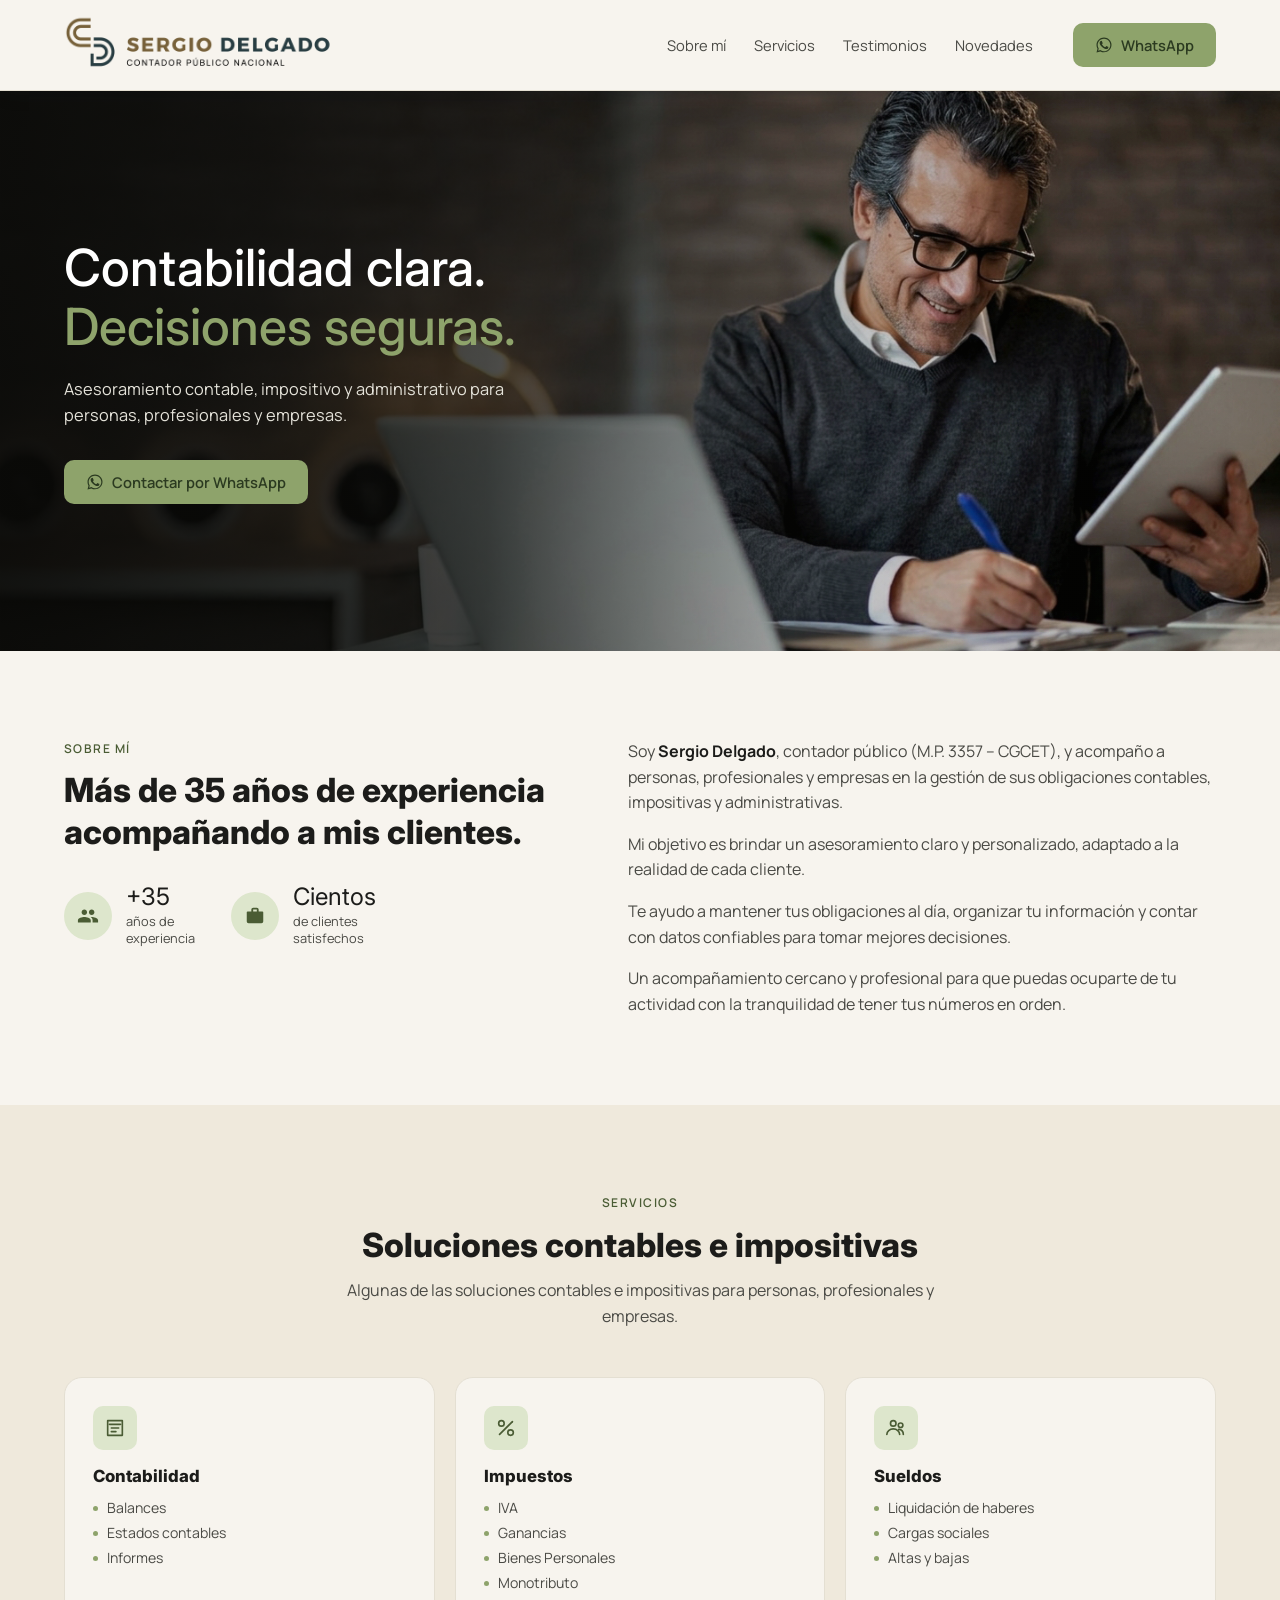
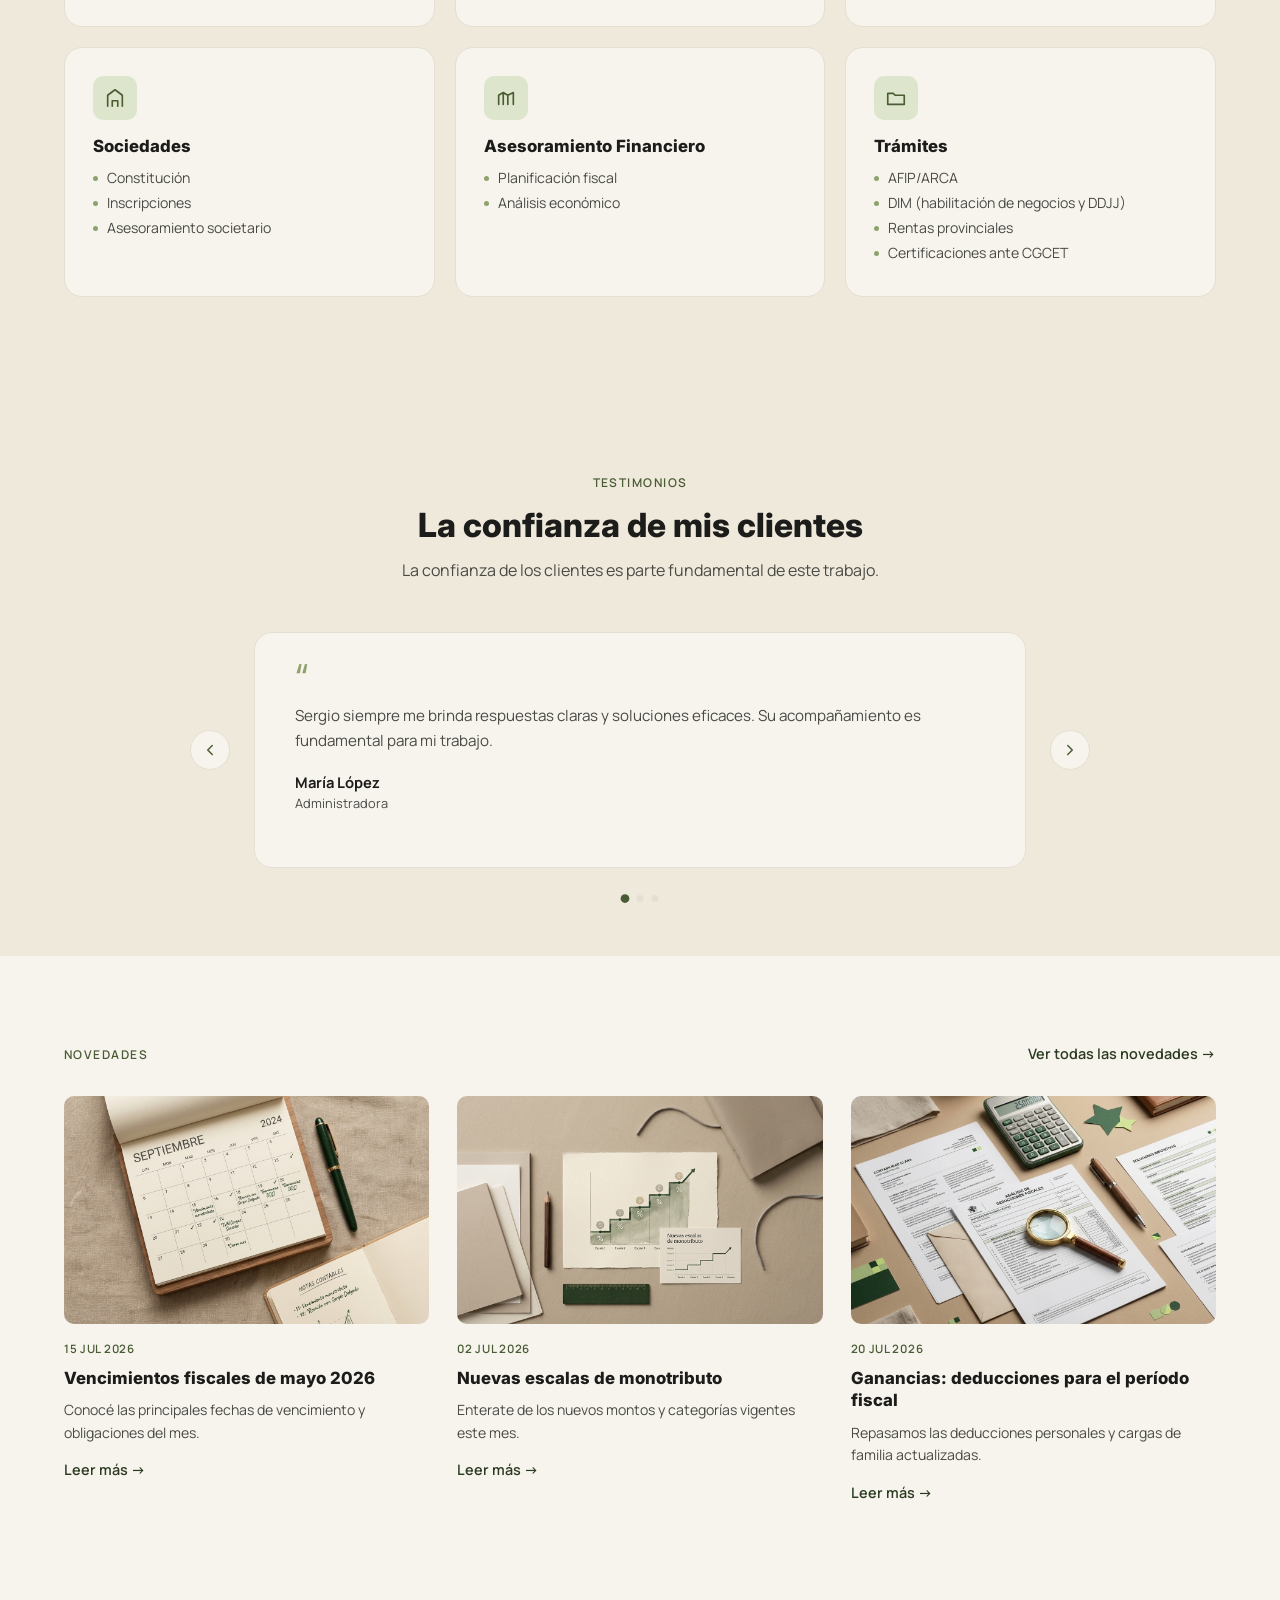
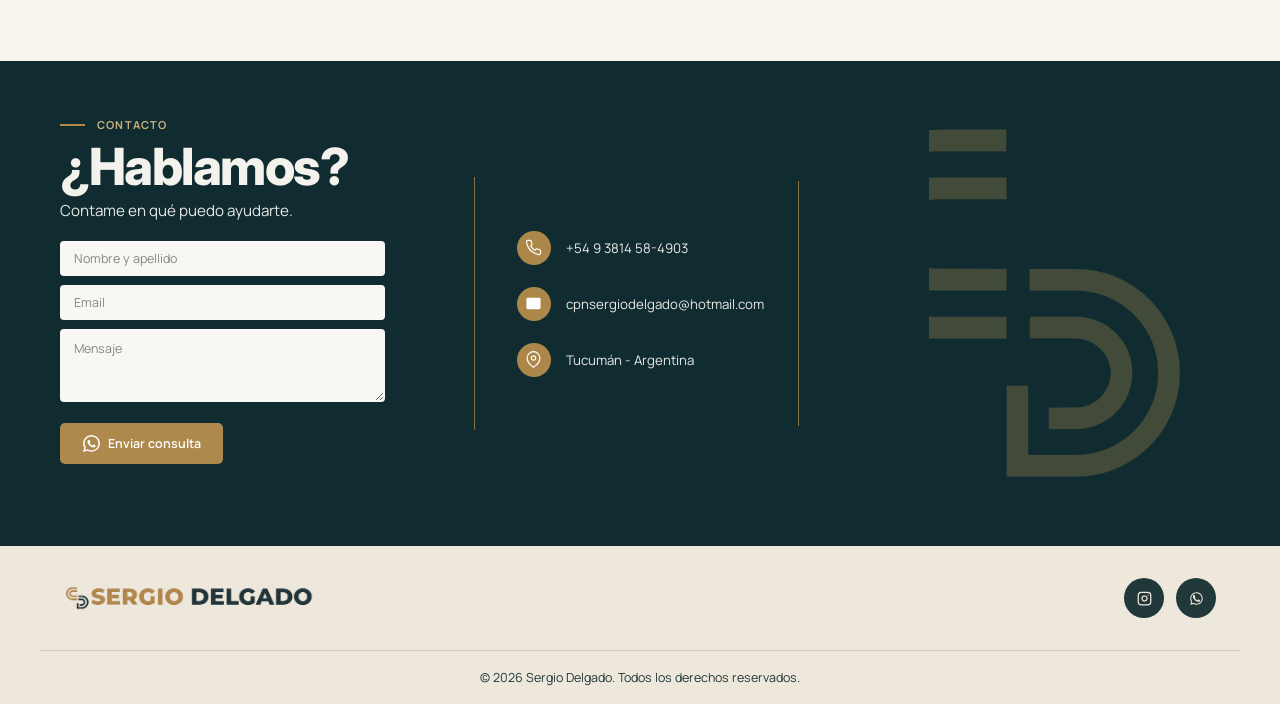
<file: index.html>
<!DOCTYPE html>
<html lang="es">

<head>
  <meta charset="UTF-8">
  <meta name="viewport" content="width=device-width, initial-scale=1.0">
  <title>Sergio Delgado | Contador Público</title>
  <meta name="description"
    content="Asesoramiento contable, impositivo y administrativo para personas, profesionales y empresas. Más de 35 años de experiencia.">
  <link rel="preconnect" href="https://fonts.googleapis.com">
  <link rel="preconnect" href="https://fonts.gstatic.com" crossorigin>

  <link href="https://fonts.googleapis.com/css2?family=Inter:wght@400&family=Manrope:wght@800&display=swap"
    rel="stylesheet">

  <link rel="stylesheet" href="css/styles.css">
</head>

<body>
  <!-- ===================== HEADER ===================== -->
  <!-- ===================== HEADER ===================== -->
  <header class="header">
    <div class="container header__inner">
      <!-- LOGO -->
      <a href="#" class="brand" aria-label="Sergio Delgado - Contador Público">
        <img src="img/SergioDelgado_este.png" alt="Sergio Delgado — Contador Público" class="brand__logo">
      </a>
      <!-- NAVEGACIÓN -->
      <nav class="nav" id="nav">
        <a href="#sobre-mi">Sobre mí</a>
        <a href="#servicios">Servicios</a>
        <a href="#testimonios">Testimonios</a>
        <a href="#novedades">Novedades</a>
      </nav>
      <!-- WHATSAPP DESKTOP -->
      <a class="btn btn--whatsapp"
        href="https://wa.me/5493814584903?text=Hola%20Sergio%2C%20estuve%20viendo%20tu%20p%C3%A1gina%20web%20y%20quisiera%20realizar%20una%20consulta%20sobre%20tus%20servicios%20contables.">
        <svg class="icon" viewBox="0 0 24 24" aria-hidden="true">
          <path
            d="M17.5 14.4c-.3-.1-1.7-.9-2-.9-.3-.1-.5-.1-.7.1-.2.3-.8.9-.9 1.1-.2.2-.3.2-.6.1-.3-.1-1.2-.5-2.3-1.5-.9-.8-1.4-1.7-1.6-2-.2-.3 0-.5.1-.6.1-.1.3-.3.4-.5.1-.2.2-.3.3-.5.1-.2 0-.4 0-.5-.1-.1-.7-1.6-.9-2.2-.2-.6-.5-.5-.7-.5h-.6c-.2 0-.5.1-.8.4-.3.3-1 1-1 2.4s1 2.8 1.2 3c.1.2 2 3.1 4.9 4.3.7.3 1.2.5 1.6.6.7.2 1.3.2 1.8.1.5-.1 1.7-.7 1.9-1.4.2-.7.2-1.2.2-1.4-.1-.1-.3-.2-.6-.3z" />
          <path
            d="M12 2C6.5 2 2 6.5 2 12c0 1.8.5 3.5 1.3 5L2 22l5.2-1.4c1.4.8 3.1 1.2 4.8 1.2 5.5 0 10-4.5 10-10S17.5 2 12 2zm0 18.2c-1.6 0-3.1-.4-4.4-1.2l-.3-.2-3.1.8.8-3-.2-.3C4 14.9 3.6 13.5 3.6 12c0-4.6 3.8-8.4 8.4-8.4s8.4 3.8 8.4 8.4-3.8 8.4-8.4 8.4z" />
        </svg>
        WhatsApp
      </a>
      <!-- MENÚ MOBILE -->
      <button class="nav-toggle" id="navToggle" aria-label="Abrir menú" aria-expanded="false">
        <span></span>
        <span></span>
        <span></span>
      </button>
    </div>
  </header>
  <!-- ===================== HERO ===================== -->
  <section class="hero">
    <div class="hero__media" aria-hidden="true">
      <img src="img/hero-photo.jpg" alt="" onerror="this.style.display='none'">
    </div>
    <div class="hero__scrim"></div>
    <div class="container hero__inner">
      <h1 class="hero__title">
        Contabilidad clara.<br>
        <span class="accent">Decisiones seguras.</span>
      </h1>
      <p class="hero__subtitle">
        Asesoramiento contable, impositivo y administrativo para personas,
        profesionales y empresas.
      </p>
      <a class="btn btn--whatsapp" href="https://wa.me/5493810000000" target="_blank" rel="noopener">
        <svg class="icon" viewBox="0 0 24 24" aria-hidden="true">
          <path
            d="M17.5 14.4c-.3-.1-1.7-.9-2-.9-.3-.1-.5-.1-.7.1-.2.3-.8.9-.9 1.1-.2.2-.3.2-.6.1-.3-.1-1.2-.5-2.3-1.5-.9-.8-1.4-1.7-1.6-2-.2-.3 0-.5.1-.6.1-.1.3-.3.4-.5.1-.2.2-.3.3-.5.1-.2 0-.4 0-.5-.1-.1-.7-1.6-.9-2.2-.2-.6-.5-.5-.7-.5h-.6c-.2 0-.5.1-.8.4-.3.3-1 1-1 2.4s1 2.8 1.2 3c.1.2 2 3.1 4.9 4.3.7.3 1.2.5 1.6.6.7.2 1.3.2 1.8.1.5-.1 1.7-.7 1.9-1.4.2-.7.2-1.2.2-1.4-.1-.1-.3-.2-.6-.3z" />
          <path
            d="M12 2C6.5 2 2 6.5 2 12c0 1.8.5 3.5 1.3 5L2 22l5.2-1.4c1.4.8 3.1 1.2 4.8 1.2 5.5 0 10-4.5 10-10S17.5 2 12 2zm0 18.2c-1.6 0-3.1-.4-4.4-1.2l-.3-.2-3.1.8.8-3-.2-.3C4 14.9 3.6 13.5 3.6 12c0-4.6 3.8-8.4 8.4-8.4s8.4 3.8 8.4 8.4-3.8 8.4-8.4 8.4z" />
        </svg>
        Contactar por WhatsApp
      </a>
    </div>
  </section>

  <!-- ===================== SOBRE MI ===================== -->
  <section class="section about" id="sobre-mi">
    <div class="container about__grid">
      <div class="about__left">
        <p class="eyebrow">Sobre mí</p>
        <h2 class="section-title">Más de 35 años de experiencia acompañando a mis clientes.</h2>

        <div class="stats">
          <div class="stat">
            <div class="stat__icon" aria-hidden="true">
              <svg viewBox="0 0 24 24">
                <path
                  d="M16 11c1.66 0 3-1.34 3-3s-1.34-3-3-3-3 1.34-3 3 1.34 3 3 3zm-8 0c1.66 0 3-1.34 3-3S9.66 5 8 5 5 6.34 5 8s1.34 3 3 3zm0 2c-2.33 0-7 1.17-7 3.5V19h14v-2.5c0-2.33-4.67-3.5-7-3.5zm8 0c-.29 0-.62.02-.97.05 1.16.84 1.97 1.97 1.97 3.45V19h6v-2.5c0-2.33-4.67-3.5-7-3.5z" />
              </svg>
            </div>
            <div>
              <div class="stat__num">+35</div>
              <div class="stat__label">años de<br>experiencia</div>
            </div>
          </div>
          <div class="stat">
            <div class="stat__icon" aria-hidden="true">
              <svg viewBox="0 0 24 24">
                <path
                  d="M20 7h-4V5a2 2 0 0 0-2-2h-4a2 2 0 0 0-2 2v2H4a1 1 0 0 0-1 1v10a2 2 0 0 0 2 2h14a2 2 0 0 0 2-2V8a1 1 0 0 0-1-1zM10 5h4v2h-4V5z" />
              </svg>
            </div>
            <div>
              <div class="stat__num">Cientos</div>
              <div class="stat__label">de clientes<br>satisfechos</div>
            </div>
          </div>
        </div>
      </div>

      <div class="about__right">
        <p>Soy <strong>Sergio Delgado</strong>, contador público (M.P. 3357 – CGCET), y acompaño a personas,
          profesionales y empresas en la gestión de sus obligaciones contables, impositivas y administrativas.</p>
        <p>Mi objetivo es brindar un asesoramiento claro y personalizado, adaptado a la realidad de cada cliente.</p>
        <p>Te ayudo a mantener tus obligaciones al día, organizar tu información y contar con datos confiables para
          tomar mejores decisiones.</p>
        <p>Un acompañamiento cercano y profesional para que puedas ocuparte de tu actividad con la tranquilidad de tener
          tus números en orden.</p>
      </div>
    </div>
  </section>

  <!-- ===================== SERVICIOS ===================== -->
  <section class="section services" id="servicios">
    <div class="container">
      <div class="section-head">
        <p class="eyebrow">Servicios</p>
        <h2 class="section-title">Soluciones contables e impositivas</h2>
        <p class="section-lead">Algunas de las soluciones contables e impositivas para personas, profesionales y
          empresas.</p>
      </div>

      <div class="cards">
        <article class="card">
          <div class="card__icon" aria-hidden="true">
            <svg viewBox="0 0 24 24">
              <path d="M4 4h16v16H4V4zm2 4h12M8 12h8M8 16h5" />
            </svg>
          </div>
          <h3>Contabilidad</h3>
          <ul>
            <li>Balances</li>
            <li>Estados contables</li>
            <li>Informes</li>
          </ul>
        </article>

        <article class="card">
          <div class="card__icon" aria-hidden="true">
            <svg viewBox="0 0 24 24">
              <circle cx="7" cy="7" r="3" />
              <circle cx="17" cy="17" r="3" />
              <path d="M5 19L19 5" />
            </svg>
          </div>
          <h3>Impuestos</h3>
          <ul>
            <li>IVA</li>
            <li>Ganancias</li>
            <li>Bienes Personales</li>
            <li>Monotributo</li>
          </ul>
        </article>

        <article class="card">
          <div class="card__icon" aria-hidden="true">
            <svg viewBox="0 0 24 24">
              <circle cx="9" cy="7" r="3" />
              <circle cx="17" cy="9" r="2.5" />
              <path d="M2 19c0-3.3 3.1-6 7-6s7 2.7 7 6M15 13.5c2.8.2 5 2.4 5 5.5" />
            </svg>
          </div>
          <h3>Sueldos</h3>
          <ul>
            <li>Liquidación de haberes</li>
            <li>Cargas sociales</li>
            <li>Altas y bajas</li>
          </ul>
        </article>

        <article class="card">
          <div class="card__icon" aria-hidden="true">
            <svg viewBox="0 0 24 24">
              <path d="M4 21V9l8-6 8 6v12M9 21v-6h6v6" />
            </svg>
          </div>
          <h3>Sociedades</h3>
          <ul>
            <li>Constitución</li>
            <li>Inscripciones</li>
            <li>Asesoramiento societario</li>
          </ul>
        </article>

        <article class="card">
          <div class="card__icon" aria-hidden="true">
            <svg viewBox="0 0 24 24">
              <path d="M4 19V9l5-3 5 3 6-3v13M9 6v13M14 9v10" />
            </svg>
          </div>
          <h3>Asesoramiento Financiero</h3>
          <ul>
            <li>Planificación fiscal</li>
            <li>Análisis económico</li>
          </ul>
        </article>

        <article class="card">
          <div class="card__icon" aria-hidden="true">
            <svg viewBox="0 0 24 24">
              <path d="M3 7h6l2 2h10v10H3V7z" />
            </svg>
          </div>
          <h3>Trámites</h3>
          <ul>
            <li>AFIP/ARCA</li>
            <li>DIM (habilitación de negocios y DDJJ)</li>
            <li>Rentas provinciales</li>
            <li>Certificaciones ante CGCET</li>
          </ul>
        </article>
      </div>
    </div>
  </section>

  <!-- ===================== TESTIMONIOS ===================== -->
  <section class="section testimonials" id="testimonios">
    <div class="container">
      <div class="section-head">
        <p class="eyebrow">Testimonios</p>
        <h2 class="section-title">La confianza de mis clientes</h2>
        <p class="section-lead">La confianza de los clientes es parte fundamental de este trabajo.</p>
      </div>

      <div class="carousel" id="carousel">
        <button class="carousel__arrow carousel__arrow--prev" id="carouselPrev" aria-label="Testimonio anterior">
          <svg viewBox="0 0 24 24">
            <path d="M15 18l-6-6 6-6" />
          </svg>
        </button>

        <div class="carousel__viewport">
          <ul class="carousel__track" id="carouselTrack">
            <li class="testimonial">
              <span class="testimonial__quote" aria-hidden="true">&ldquo;</span>
              <p>Sergio siempre me brinda respuestas claras y soluciones eficaces. Su acompañamiento es fundamental para
                mi trabajo.</p>
              <footer>
                <strong>María López</strong>
                <span>Administradora</span>
              </footer>
            </li>
            <li class="testimonial">
              <span class="testimonial__quote" aria-hidden="true">&ldquo;</span>
              <p>Encontramos en Sergio a un profesional que nos explica cada tema de manera clara y nos acompaña cuando
                necesitamos tomar decisiones. Nos da mucha tranquilidad tener nuestra contabilidad ordenada.</p>
              <footer>
                <strong>Pablo Pérez</strong>
                <span>Comerciante</span>
              </footer>
            </li>
            <li class="testimonial">
              <span class="testimonial__quote" aria-hidden="true">&ldquo;</span>
              <p>Desde que comenzamos a trabajar con Sergio tenemos mucho más orden y previsibilidad. Un profesional
                comprometido y siempre disponible.</p>
              <footer>
                <strong>Laura Gómez</strong>
                <span>Profesional independiente</span>
              </footer>
            </li>
          </ul>
        </div>

        <button class="carousel__arrow carousel__arrow--next" id="carouselNext" aria-label="Testimonio siguiente">
          <svg viewBox="0 0 24 24">
            <path d="M9 6l6 6-6 6" />
          </svg>
        </button>

        <div class="carousel__dots" id="carouselDots"></div>
      </div>
    </div>
  </section>

  <!-- ===================== NOVEDADES ===================== -->
  <section class="section news" id="novedades">
    <div class="container">
      <div class="news__head">
        <p class="eyebrow">Novedades</p>
        <a href="#" class="link-arrow">Ver todas las novedades →</a>
      </div>

      <div class="news__grid">
        <article class="news-card">
          <div class="news-card__img"><img src="img/vencimientos.jpg" alt=""
              onerror="this.parentElement.style.background='#d9d3c7'"></div>
          <p class="news-card__date">15 JUL 2026</p>
          <h3>Vencimientos fiscales de mayo 2026</h3>
          <p class="news-card__excerpt">Conocé las principales fechas de vencimiento y obligaciones del mes.</p>
          <a href="#" class="link-arrow">Leer más →</a>
        </article>

        <article class="news-card">
          <div class="news-card__img"><img src="img/escalas.jpg" alt=""
              onerror="this.parentElement.style.background='#d9d3c7'"></div>
          <p class="news-card__date">02 JUL 2026</p>
          <h3>Nuevas escalas de monotributo</h3>
          <p class="news-card__excerpt">Enterate de los nuevos montos y categorías vigentes este mes.</p>
          <a href="#" class="link-arrow">Leer más →</a>
        </article>

        <article class="news-card">
          <div class="news-card__img"><img src="img/deducciones.jpg" alt=""
              onerror="this.parentElement.style.background='#d9d3c7'"></div>
          <p class="news-card__date">20 JUL 2026</p>
          <h3>Ganancias: deducciones para el período fiscal</h3>
          <p class="news-card__excerpt">Repasamos las deducciones personales y cargas de familia actualizadas.</p>
          <a href="#" class="link-arrow">Leer más →</a>
        </article>
      </div>
    </div>
  </section>

  <!-- ===================== CONTACTO ===================== -->
  <section class="section contact" id="contacto">
    <div class="contact__panel">
      <!-- COLUMNA IZQUIERDA -->
      <div class="contact__form-col">
        <div class="contact__eyebrow">
          <span></span>
          <p>CONTACTO</p>
        </div>
        <h2 class="section-title">
          ¿Hablamos?
        </h2>
        <p class="section-lead">
          Contame en qué puedo ayudarte.
        </p>
        <form id="contactForm" class="form" novalidate>
          <div class="form__field">
            <label for="nombre" class="sr-only">
              Nombre y apellido
            </label>
            <input type="text" id="nombre" name="nombre" placeholder="Nombre y apellido" required>
          </div>
          <div class="form__field">
            <label for="email" class="sr-only">
              Email
            </label>
            <input type="email" id="email" name="email" placeholder="Email" required>
          </div>
          <div class="form__field">
            <label for="mensaje" class="sr-only">
              Mensaje
            </label>
            <textarea id="mensaje" name="mensaje" rows="3" placeholder="Mensaje" required></textarea>
          </div>
          <button type="submit" class="btn btn--contact" id="formSubmit">
            <svg class="icon" viewBox="0 0 24 24" aria-hidden="true">
              <path
                d="M20.5 3.5A11.9 11.9 0 0 0 12 0C5.4 0 .1 5.3.1 11.9c0 2.1.6 4.1 1.6 5.8L0 24l6.5-1.7c1.6.9 3.5 1.4 5.4 1.4h.1c6.5 0 11.9-5.3 11.9-11.9 0-3.2-1.2-6.1-3.4-8.3ZM12 21.7c-1.7 0-3.3-.4-4.8-1.3l-.3-.2-3.9 1 1-3.8-.2-.3c-1-1.5-1.5-3.3-1.5-5.1C2.3 6.5 6.7 2.1 12 2.1c2.6 0 5.1 1 6.9 2.9 1.8 1.8 2.8 4.3 2.8 6.9 0 5.4-4.3 9.8-9.7 9.8Zm5.4-7.3c-.3-.2-1.7-.8-2-.9-.3-.1-.5-.2-.7.2-.2.3-.7.9-.8 1.1-.2.2-.3.2-.6.1-1.6-.8-2.7-1.4-3.8-3.2-.3-.5.3-.5.8-1.6.1-.2.1-.4 0-.5-.1-.1-.7-1.6-.9-2.2-.2-.6-.5-.5-.7-.5h-.6c-.2 0-.5.1-.8.4-.3.3-1 1-1 2.4s1 2.8 1.1 3c.1.2 2 3.1 4.8 4.3.7.3 1.2.5 1.6.6.7.2 1.3.2 1.8.1.6-.1 1.7-.7 2-1.3.2-.6.2-1.1.1-1.2-.1-.2-.3-.3-.6-.5Z" />
            </svg>
            Enviar consulta
          </button>
          <p class="form__status" id="formStatus" role="status" aria-live="polite"></p>
        </form>
      </div>
      <!-- COLUMNA DERECHA -->
      <div class="contact__info">
        <div class="contact__info-item">
          <div class="contact__icon">
            <svg viewBox="0 0 24 24" aria-hidden="true">
              <path d="M22 16.92v3a2 2 0 0 1-2.18 2
              19.79 19.79 0 0 1-8.63-3.07
              19.5 19.5 0 0 1-6-6
              A19.79 19.79 0 0 1 2.12 4.18
              2 2 0 0 1 4.11 2h3
              a2 2 0 0 1 2 1.72
              12.84 12.84 0 0 0 .7 2.81
              2 2 0 0 1-.45 2.11L8.09 9.91
              a16 16 0 0 0 6 6l1.27-1.27
              a2 2 0 0 1 2.11-.45
              12.84 12.84 0 0 0 2.81.7
              A2 2 0 0 1 22 16.92z" />
            </svg>
          </div>
          <a href="tel:+5493814584903">
            +54 9 3814 58-4903
          </a>
        </div>
        <div class="contact__info-item">
          <div class="contact__icon">
            <svg viewBox="0 0 24 24" aria-hidden="true">
              <path d="M4 4h16c1.1 0 2 .9 2 2v12
              c0 1.1-.9 2-2 2H4
              c-1.1 0-2-.9-2-2V6
              c0-1.1.9-2 2-2Z" />
              <path d="m22 6-10 7L2 6" />
            </svg>
          </div>
          <a href="mailto:cpnsergiodelgado@hotmail.com">
            cpnsergiodelgado@hotmail.com
          </a>
        </div>
        <div class="contact__info-item">
          <div class="contact__icon">
            <svg viewBox="0 0 24 24" aria-hidden="true">
              <path d="M21 10c0 7-9 13-9 13S3 17 3 10
              a9 9 0 1 1 18 0Z" />
              <circle cx="12" cy="10" r="3" />
            </svg>
          </div>
          <span>
            Tucumán - Argentina
          </span>
        </div>
      </div>
    </div>
  </section>
  
<!-- ===================== FOOTER ===================== -->
<footer class="footer">

  <div class="container footer__inner">

    <!-- LOGO -->
    <a href="#inicio"
       class="footer__brand"
       aria-label="Sergio Delgado - Inicio">

      <img src="img/log-footer.png"
           alt="Sergio Delgado - Contador Público"
           class="footer__logo">
    </a>

    <!-- REDES SOCIALES -->
    <div class="footer__social">

      <!-- Instagram -->
      <a href="https://instagram.com/sergioedelgado/"
         target="_blank"
         rel="noopener noreferrer"
         aria-label="Instagram">

        <svg class="icon--outline"
             viewBox="0 0 24 24"
             fill="none"
             stroke="currentColor"
             stroke-width="2"
             stroke-linecap="round"
             stroke-linejoin="round">

          <rect x="2" y="2" width="20" height="20"
                rx="5" ry="5"></rect>

          <path d="M16 11.37A4 4 0 1 1 12.63 8 4 4 0 0 1 16 11.37z"></path>

          <line x1="17.5" y1="6.5"
                x2="17.51" y2="6.5"></line>
        </svg>
      </a>

      <!-- WhatsApp -->
      <a href="https://wa.me/5493814584903?text=Hola%20Sergio%2C%20quisiera%20realizar%20una%20consulta%20sobre%20tus%20servicios%20contables."
         target="_blank"
         rel="noopener noreferrer"
         aria-label="WhatsApp">

        <svg viewBox="0 0 24 24"
             fill="currentColor">

          <path d="M17.5 14.4c-.3-.1-1.7-.9-2-.9-.3-.1-.5-.1-.7.1-.2.3-.8.9-.9 1.1-.2.2-.3.2-.6.1-.3-.1-1.2-.5-2.3-1.5-.9-.8-1.4-1.7-1.6-2-.2-.3 0-.5.1-.6.1-.1.3-.3.4-.5.1-.2.2-.3.3-.5.1-.2 0-.4 0-.5-.1-.1-.7-1.6-.9-2.2-.2-.6-.5-.5-.7-.5h-.6c-.2 0-.5.1-.8.4-.3.3-1 1-1 2.4s1 2.8 1.2 3c.1.2 2 3.1 4.9 4.3.7.3 1.2.5 1.6.6.7.2 1.3.2 1.8.1.5-.1 1.7-.7 1.9-1.4.2-.7.2-1.2.2-1.4-.1-.1-.3-.2-.6-.3z" />

          <path d="M12 2C6.5 2 2 6.5 2 12c0 1.8.5 3.5 1.3 5L2 22l5.2-1.4c1.4.8 3.1 1.2 4.8 1.2 5.5 0 10-4.5 10-10S17.5 2 12 2zm0 18.2c-1.6 0-3.1-.4-4.4-1.2l-.3-.2-3.1.8.8-3-.2-.3C4 14.9 3.6 13.5 3.6 12c0-4.6 3.8-8.4 8.4-8.4s8.4 3.8 8.4 8.4-3.8 8.4-8.4 8.4z" />
        </svg>
      </a>

    </div>
  </div>

  <!-- COPYRIGHT -->
  <div class="container footer__bottom">
    <p>© 2026 Sergio Delgado. Todos los derechos reservados.</p>
  </div>

</footer>


  <script src="js/main.js"></script>
  <script src="js/carousel.js"></script>
  <script src="js/form.js"></script>
</body>

</html>
</file>
<file: css/styles.css>
/* =========================================================
   Sergio Delgado — Contador Público
   Tokens
   ========================================================= */
:root {
  --cream: #f7f4ee;
  --cream-deep: #efe9dc;
  --ink: #1c1c1a;
  --ink-soft: #4a4a45;
  --olive: #8ea36b;
  --olive-dark: #4a5c34;
  --olive-pale: #dde6cc;
  --forest: #2b3a20;
  --white: #ffffff;
  --border: #e4dfd2;


  --font-display: 'Inter', sans-serif;
  --font-body: 'Manrope', sans-serif;



  --radius-sm: 6px;
  --radius-md: 10px;
  --radius-lg: 18px;

  --shadow-card: 0 2px 4px rgba(28, 28, 26, 0.04), 0 12px 24px -12px rgba(28, 28, 26, 0.08);
  --container-w: 1200px;
}

/* =========================================================
   Reset
   ========================================================= */
*,
*::before,
*::after {
  box-sizing: border-box;
}

html {
  scroll-behavior: smooth;
}

body {
  margin: 0;
  font-family: var(--font-body);
  color: var(--ink);
  background: var(--cream);
  -webkit-font-smoothing: antialiased;
}

img {
  max-width: 100%;
  display: block;
}

ul {
  list-style: none;
  margin: 0;
  padding: 0;
}

a {
  color: inherit;
  text-decoration: none;
}

button {
  font: inherit;
  cursor: pointer;
}

h1,
h2,
h3 {
  font-family: var(--font-display);
  margin: 0;
  font-weight: 800;
}

p {
  margin: 0;
  line-height: 1.6;
  color: var(--ink-soft);
}

.sr-only {
  position: absolute;
  width: 1px;
  height: 1px;
  padding: 0;
  margin: -1px;
  overflow: hidden;
  clip: rect(0, 0, 0, 0);
  white-space: nowrap;
  border: 0;
}

@media (prefers-reduced-motion: reduce) {
  * {
    animation-duration: 0.01ms !important;
    transition-duration: 0.01ms !important;
  }

  html {
    scroll-behavior: auto;
  }
}

:focus-visible {
  outline: 2px solid var(--olive-dark);
  outline-offset: 3px;
}

.container {
  width: 100%;
  max-width: var(--container-w);
  margin: 0 auto;
  padding: 0 24px;
}

.eyebrow {
  font-size: 0.75rem;
  font-weight: 600;
  letter-spacing: 0.12em;
  text-transform: uppercase;
  color: var(--olive-dark);
  margin: 0 0 12px;
}

.section {
  padding: 88px 0;
}

.section-title {
  font-size: clamp(1.6rem, 2.6vw, 2.1rem);
  line-height: 1.25;
  color: var(--ink);
}

.section-lead {
  margin-top: 12px;
  max-width: 640px;
  color: var(--ink-soft);
}

.section-head {
  text-align: center;
  margin-bottom: 48px;
}

.section-head .section-lead {
  margin-left: auto;
  margin-right: auto;
}

.link-arrow {
  font-weight: 600;
  font-size: 0.9rem;
  color: var(--forest);
  white-space: nowrap;
}

.link-arrow:hover {
  color: var(--olive-dark);
  text-decoration: underline;
}

/* =========================================================
   Buttons
   ========================================================= */
.btn {
  display: inline-flex;
  align-items: center;
  gap: 8px;
  padding: 12px 22px;
  border: none;
  border-radius: var(--radius-md);
  font-weight: 600;
  font-size: 0.92rem;
  cursor: pointer;
  transition: transform 0.15s ease, box-shadow 0.15s ease, background 0.15s ease;
}

.btn .icon {
  width: 18px;
  height: 18px;
  fill: currentColor;
  flex-shrink: 0;
}

.btn--whatsapp {
  background: var(--olive);
  color: var(--forest);
}

.btn--whatsapp:hover {
  background: #7f9459;
  transform: translateY(-1px);
}

.btn--dark {
  background: var(--forest);
  color: var(--white);
}

.btn--dark .icon {
  fill: none;
  stroke: currentColor;
  stroke-width: 2;
  stroke-linecap: round;
  stroke-linejoin: round;
}

.btn--dark:hover {
  background: #1e2a15;
  transform: translateY(-1px);
}

.btn:disabled {
  opacity: 0.6;
  cursor: not-allowed;
  transform: none;
}

/* =========================================================
   Header
   ========================================================= */
/* =========================================================
   Header
   ========================================================= */

.header {
  background: var(--cream);
  border-bottom: 1px solid var(--border);

  position: sticky;
  top: 0;
  z-index: 50;
}

.header__inner {
  display: flex;
  align-items: center;

  min-height: 90px;

  gap: 40px;

  /* Importante:
     el header utiliza exactamente el mismo .container
     que el contenido del hero */
  padding-left: 24px;
  padding-right: 24px;
}


/* =========================================================
   LOGO
   ========================================================= */

.brand {
  display: flex;
  align-items: center;

  margin-right: auto;

  flex-shrink: 0;
}

.brand__logo {
  display: block;

  width: auto;
  height: 62px;

  object-fit: contain;
}


/* Estos elementos ya no son necesarios
   porque el logo contiene nombre y profesión */

.brand__role {
  display: none;
}

.brand__name {
  font-family: var(--font-display);
  font-size: 1.15rem;
  font-weight: 600;
}

.brand--light .brand__name {
  color: var(--white);
}

.brand--light .brand__role {
  color: #b9b9ae;
}


/* =========================================================
   NAV
   ========================================================= */

.nav {
  display: flex;
  align-items: center;
  gap: 28px;
}

.nav a {
  font-size: 0.92rem;
  color: var(--ink-soft);

  transition: color 0.15s ease;
}

.nav a:hover {
  color: var(--ink);
}


/* =========================================================
   BOTÓN MENÚ MOBILE
   ========================================================= */

.nav-toggle {
  display: none;

  flex-direction: column;
  justify-content: center;

  gap: 5px;

  width: 38px;
  height: 38px;

  padding: 6px;

  background: none;
  border: none;
}

.nav-toggle span {
  display: block;

  width: 100%;
  height: 2px;

  background: var(--ink);

  border-radius: 2px;
}

/* =========================================================
   Hero
   ========================================================= */
/* =========================================================
   Hero
   ========================================================= */

.hero {
  position: relative;
  min-height: 560px;
  display: flex;
  align-items: center;
  overflow: hidden;
  background: #17140f;
}

.hero__media {
  position: absolute;
  inset: 0;
}

.hero__media img {
  width: 100%;
  height: 100%;

  object-fit: cover;
  object-position: 78% 32%;

  opacity: 0.9;
}

.hero__scrim {
  position: absolute;
  inset: 0;

  background:
    linear-gradient(90deg,
      rgba(10, 10, 8, 0.92) 0%,
      rgba(10, 10, 8, 0.72) 38%,
      rgba(10, 10, 8, 0.15) 68%,
      rgba(10, 10, 8, 0.05) 100%);
}

.hero__inner {
  position: relative;
  z-index: 2;

  width: 100%;

  padding-top: 96px;
  padding-bottom: 96px;
}

.hero__title {
  font-size: clamp(2.2rem, 5vw, 3.2rem);

  line-height: 1.15;

  color: var(--white);

  font-weight: 500;

  max-width: 620px;
}

.hero__title .accent {
  color: var(--olive);
}

.hero__subtitle {
  margin-top: 20px;
  margin-bottom: 32px;

  color: #e5e3da;

  font-size: 1.02rem;

  max-width: 460px;
}

/* =========================================================
   Sobre mi
   ========================================================= */
.about__grid {
  display: grid;
  grid-template-columns: 0.85fr 1fr;
  gap: 64px;
  align-items: start;
}

.about__right p {
  margin-bottom: 16px;
}

.about__right p:last-child {
  margin-bottom: 0;
}

.about__right strong {
  color: var(--ink);
}

.stats {
  display: flex;
  gap: 36px;
  margin-top: 32px;
}

.stat {
  display: flex;
  align-items: center;
  gap: 14px;
}

.stat__icon {
  width: 48px;
  height: 48px;
  border-radius: 50%;
  background: var(--olive-pale);
  display: flex;
  align-items: center;
  justify-content: center;
  flex-shrink: 0;
}

.stat__icon svg {
  width: 22px;
  height: 22px;
  fill: var(--olive-dark);
}

.stat__num {
  font-family: var(--font-display);
  font-size: 1.5rem;
  color: var(--ink);
  line-height: 1;
}

.stat__label {
  font-size: 0.8rem;
  color: var(--ink-soft);
  margin-top: 4px;
  line-height: 1.3;
}

/* =========================================================
   Servicios
   ========================================================= */
.services {
  background: var(--cream-deep);
}

.cards {
  display: grid;
  grid-template-columns: repeat(3, 1fr);
  gap: 20px;
}

.card {
  background: var(--cream);
  border: 1px solid var(--border);
  border-radius: var(--radius-lg);
  padding: 28px;
  transition: transform 0.18s ease, box-shadow 0.18s ease;
}

.card:hover {
  transform: translateY(-3px);
  box-shadow: var(--shadow-card);
}

.card__icon {
  width: 44px;
  height: 44px;
  border-radius: 10px;
  background: var(--olive-pale);
  display: flex;
  align-items: center;
  justify-content: center;
  margin-bottom: 16px;
}

.card__icon svg {
  width: 22px;
  height: 22px;
  fill: none;
  stroke: var(--olive-dark);
  stroke-width: 1.8;
  stroke-linecap: round;
  stroke-linejoin: round;
}

.card h3 {
  font-size: 1.05rem;
  margin-bottom: 12px;
  color: var(--ink);
}

.card ul li {
  font-size: 0.88rem;
  color: var(--ink-soft);
  padding-left: 14px;
  position: relative;
  margin-bottom: 6px;
}

.card ul li::before {
  content: '';
  position: absolute;
  left: 0;
  top: 8px;
  width: 5px;
  height: 5px;
  border-radius: 50%;
  background: var(--olive);
}

/* =========================================================
   Testimonios / Carousel
   ========================================================= */
/* =========================================================
   Testimonios / Carousel
   ========================================================= */

.testimonials {
  background: var(--cream-deep);
}

.carousel {
  position: relative;
  max-width: 900px;
  margin: 0 auto;
  display: flex;
  align-items: center;
  gap: 24px;
}

/* Solo mostramos el área de una tarjeta */
.carousel__viewport {
  overflow: hidden;
  flex: 1;
}

/* Track que se desplaza horizontalmente */
.carousel__track {
  display: flex;
  transition: transform 0.45s cubic-bezier(0.65, 0, 0.35, 1);
}

/* Una tarjeta ocupa TODO el viewport */
.testimonial {
  flex: 0 0 100%;
  min-width: 100%;
  box-sizing: border-box;

  background: var(--cream);
  border: 1px solid var(--border);
  border-radius: var(--radius-lg);

  padding: 30px 40px;

  /* IMPORTANTE: quitamos el margin horizontal */
  margin: 0;
}

.testimonial__quote {
  font-family: var(--font-display);
  font-size: 2.4rem;
  color: var(--olive);
  line-height: 0.8;
  display: block;
  margin-bottom: 10px;
}

.testimonial p {
  font-size: 0.95rem;
  line-height: 1.65;
  color: var(--ink-soft);

  /* Ya no necesitamos forzar altura */
  min-height: 0;

  /* Evita líneas excesivamente largas */
  max-width: 720px;
}

.testimonial footer {
  margin-top: 18px;
  display: flex;
  flex-direction: column;
}

.testimonial footer strong {
  font-size: 0.92rem;
  color: var(--ink);
}

.testimonial footer span {
  font-size: 0.8rem;
  color: var(--ink-soft);
  margin-top: 2px;
}

/* Flechas */
.carousel__arrow {
  flex-shrink: 0;

  width: 40px;
  height: 40px;

  border-radius: 50%;
  border: 1px solid var(--border);
  background: var(--cream);

  display: flex;
  align-items: center;
  justify-content: center;

  color: var(--olive-dark);

  transition:
    background 0.15s ease,
    transform 0.15s ease;
}

.carousel__arrow svg {
  width: 18px;
  height: 18px;
  fill: none;
  stroke: currentColor;
  stroke-width: 2;
  stroke-linecap: round;
  stroke-linejoin: round;
}

.carousel__arrow:hover {
  background: var(--olive-pale);
  transform: scale(1.05);
}

/* Dots */
.carousel__dots {
  position: absolute;
  bottom: -34px;
  left: 50%;
  transform: translateX(-50%);

  display: flex;
  gap: 8px;
}

.carousel__dot {
  width: 7px;
  height: 7px;

  border-radius: 50%;
  background: var(--border);

  border: none;
  padding: 0;

  transition:
    background 0.15s ease,
    transform 0.15s ease;
}

.carousel__dot.is-active {
  background: var(--olive-dark);
  transform: scale(1.25);
}


/* =========================
   Mobile
   ========================= */

@media (max-width: 600px) {

  .carousel {
    gap: 10px;
  }

  .testimonial {
    padding: 26px 24px;
  }

  .testimonial p {
    font-size: 0.9rem;
  }

  .carousel__arrow {
    width: 36px;
    height: 36px;
  }
}

/* =========================================================
   Novedades
   ========================================================= */
.news__head {
  display: flex;
  align-items: baseline;
  justify-content: space-between;
  margin-bottom: 32px;
}

.news__head .eyebrow {
  margin: 0;
}

.news__grid {
  display: grid;
  grid-template-columns: repeat(3, 1fr);
  gap: 28px;
}

.news-card__img {
  aspect-ratio: 16 / 10;
  border-radius: var(--radius-md);
  overflow: hidden;
  margin-bottom: 16px;
  background: var(--cream-deep);
}

.news-card__img img {
  width: 100%;
  height: 100%;
  object-fit: cover;
}

.news-card__date {
  font-size: 0.72rem;
  letter-spacing: 0.06em;
  color: var(--olive-dark);
  font-weight: 600;
  margin-bottom: 8px;
}

.news-card h3 {
  font-size: 1.05rem;
  margin-bottom: 10px;
  color: var(--ink);
  line-height: 1.35;
}

.news-card__excerpt {
  font-size: 0.88rem;
  margin-bottom: 14px;
}

/* =========================================================
   Contacto
   ========================================================= */

.contact {
  position: relative;
  padding: 70px 0;
  overflow: hidden;
}

/* Eyebrow */

.contact__eyebrow {
  display: flex;
  align-items: center;
  gap: 12px;

  margin-bottom: 8px;
}

.contact__eyebrow span {
  width: 25px;
  height: 2px;

  background: #b08a4b;

  display: block;
}

.contact__eyebrow p {
  margin: 0;

  font-family: var(--font-body);
  font-size: 11px;
  font-weight: 700;

  letter-spacing: 1.2px;

  color: #c9b17a;
}


/* Título */

.contact__form-col .section-title {
  margin: 0;

  color: #f4f2ed;

  font-size: clamp(2.2rem, 4vw, 3.2rem);

  line-height: 0.95;

  letter-spacing: -1.5px;
}


/* Bajada */

.contact__form-col .section-lead {
  margin: 10px 0 20px;

  color: #e5e7e3;

  font-size: 0.95rem;

  line-height: 1.4;
}


/* =========================================
   FORMULARIO
========================================= */

.form {
  display: flex;
  flex-direction: column;

  gap: 9px;

  width: 100%;
  max-width: 325px;
}

.form__row {
  display: block;
}


.form__field {
  width: 100%;
}


.form__field input,
.form__field textarea {

  box-sizing: border-box;

  width: 100%;

  border: 1px solid rgba(255, 255, 255, 0.15);

  border-radius: 4px;

  background: #f8f7f4;

  padding: 10px 13px;

  font-family: var(--font-body);

  font-size: 0.78rem;

  color: #263436;

  resize: vertical;

  transition:
    border-color .2s ease,
    box-shadow .2s ease;
}


.form__field input {
  height: 35px;
}


.form__field textarea {
  min-height: 55px;
}


.form__field input::placeholder,
.form__field textarea::placeholder {
  color: #858585;
}


.form__field input:focus,
.form__field textarea:focus {

  outline: none;

  border-color: #b08a4b;

  box-shadow: 0 0 0 2px rgba(176, 138, 75, .18);
}


.form__field.has-error input,
.form__field.has-error textarea {
  border-color: #b4453a;
}


/* =========================================
   BOTÓN
========================================= */

.form .btn--contact {

  align-self: flex-start;

  display: inline-flex;
  align-items: center;
  justify-content: center;

  gap: 8px;

  margin-top: 7px;

  min-width: 163px;
  height: 41px;

  padding: 0 18px;

  border: none;
  border-radius: 5px;

  background: #ae894d;

  color: #fff;

  font-family: var(--font-body);

  font-size: 0.78rem;
  font-weight: 600;

  cursor: pointer;

  transition:
    background .2s ease,
    transform .2s ease;
}


.form .btn--contact:hover {

  background: #c09b5d;

  transform: translateY(-1px);
}


.form .btn--contact .icon {

  width: 17px;
  height: 17px;

  fill: currentColor;
}


/* Estado */

.form__status {

  min-height: 18px;

  margin: 0;

  color: #d8ddd8;

  font-size: 0.78rem;
}


.form__status.is-error {
  color: #e07b70;
}


/* =========================================
   PANEL DE CONTACTO — 3 COLUMNAS
========================================= */

.contact__panel {
  position: relative;
  min-height: 430px;
  padding: 55px 60px;

  display: grid;
  grid-template-columns: 1fr 0.55fr 0.75fr;

  align-items: center;

  background-color: #102c30;
  border-radius: 0;
  overflow: hidden;
}


/* =========================================
   PRIMERA LÍNEA
   FORMULARIO | INFORMACIÓN
========================================= */

.contact__panel::before {
  content: "";

  position: absolute;

  /* ANTES ESTABA EN 44%
     La llevamos más a la izquierda */
  left: 37%;

  top: 116px;
  bottom: 116px;

  width: 1px;

  background: rgba(174, 137, 77, 0.75);

  pointer-events: none;
  z-index: 3;
}


/* =========================================
   LOGO — TERCERA COLUMNA
========================================= */

.contact__panel::after {
  content: "";

  position: absolute;

  right: -20px;
  top: 0;

  width: 29%;
  height: 100%;

  background-image: url("../img/logo.png");
  background-repeat: no-repeat;
  background-position: right center;
  background-size: auto 100%;

  opacity: .12;

  pointer-events: none;
  z-index: 0;
}


/* =========================================
   FORMULARIO — COLUMNA 1
========================================= */

.contact__form-col {
  position: relative;
  z-index: 4;

  max-width: 430px;
}


/* =========================================
   INFORMACIÓN — COLUMNA 2
========================================= */

.contact__info {
  position: relative;
  z-index: 4;

  grid-column: 2;

  min-height: 245px;

  /* Un poco más hacia la izquierda */
  transform: translateX(-45px);

  padding-left: 0;
  padding-right: 35px;

  display: flex;
  flex-direction: column;
  justify-content: center;

  gap: 22px;
}


/* =========================================
   SEGUNDA LÍNEA
   INFORMACIÓN | LOGO
========================================= */

.contact__info::after {
  content: "";

  position: absolute;

  right: 0;
  top: 0;
  bottom: 0;

  width: 1px;

  background: rgba(174, 137, 77, 0.75);
}


/* =========================================
   DATOS DE CONTACTO
========================================= */

.contact__info-item {
  display: flex;
  align-items: center;

  gap: 15px;

  color: #e9eae7;
  font-size: 0.83rem;
}

.contact__info-item a {
  color: inherit;
  text-decoration: none;

  transition: color .2s ease;
}

.contact__info-item a:hover {
  color: #c4a365;
}


/* =========================================
   ÍCONOS
========================================= */

.contact__icon {
  flex: 0 0 34px;

  width: 34px;
  height: 34px;

  display: flex;
  align-items: center;
  justify-content: center;

  border-radius: 50%;
  background: #ad8749;
}

.contact__icon svg {
  width: 17px;
  height: 17px;

  fill: none;
  stroke: #fff;

  stroke-width: 1.7;
  stroke-linecap: round;
  stroke-linejoin: round;
}

.contact__info-item:nth-child(2) .contact__icon svg {
  fill: #fff;
  stroke: none;
}

/* =========================================================
   Footer
   ========================================================= */
/* =========================================================
   FOOTER
   ========================================================= */

.footer {
  background: var(--forest);
  color: var(--white);

  padding-top: 42px;

  /* Evita espacios extra debajo */
  margin: 0;
}


/* =========================================================
   CONTENIDO PRINCIPAL
   ========================================================= */

.footer__inner {

  display: flex;

  align-items: center;

  justify-content: space-between;

  gap: 30px;

  padding-top: 0;
  padding-bottom: 28px;

  border-bottom: 1px solid rgba(255, 255, 255, 0.12);
}


/* =========================================================
   LOGO
   ========================================================= */

.footer__brand {

  display: flex;

  align-items: center;

  flex-shrink: 0;

  text-decoration: none;
}

.footer__logo {

  display: block;

  width: 250px;
  height: auto;

  max-width: 100%;

  object-fit: contain;
}


/* =========================================================
   REDES
   ========================================================= */

.footer__social {

  display: flex;

  align-items: center;

  gap: 10px;

  flex-shrink: 0;
}

.footer__social a {

  width: 36px;
  height: 36px;

  border-radius: 50%;

  background: rgba(255, 255, 255, 0.1);

  display: flex;

  align-items: center;
  justify-content: center;

  transition:
    background 0.2s ease,
    transform 0.2s ease;
}

.footer__social a:hover {

  background: var(--olive);

  transform: translateY(-2px);
}

.footer__social svg {

  width: 16px;
  height: 16px;

  fill: var(--white);
}

.footer__social svg.icon--outline {

  fill: none;

  stroke: var(--white);
}


/* =========================================================
   COPYRIGHT
   ========================================================= */

.footer__bottom {

  display: flex;

  justify-content: center;
  align-items: center;

  width: 100%;

  padding: 18px 24px;

  text-align: center;
}

.footer__bottom p {

  margin: 0;

  font-size: 0.78rem;

  line-height: 1.4;

  color: #9a9a90;

  text-align: center;
}

/* =========================================================
   Responsive telefono
   ========================================================= */

/* =========================================================
   Responsive
   ========================================================= */

@media (max-width: 900px) {

  .about__grid {
    grid-template-columns: 1fr;
    gap: 32px;
  }

  .cards {
    grid-template-columns: repeat(2, 1fr);
  }

  .news__grid {
    grid-template-columns: 1fr;
  }

  .contact__panel {
    grid-template-columns: 1fr;
    padding: 40px 28px;
  }

  .contact__art {
    max-width: 260px;
    margin: 0 auto;
  }
}


/* =========================================================
   TABLET / MOBILE
   ========================================================= */

@media (max-width: 760px) {

  /* ================= HEADER ================= */

  .header__inner {
    min-height: 76px;

    display: flex;
    align-items: center;
    justify-content: space-between;

    flex-wrap: wrap;

    gap: 12px;
  }


  /* Logo */

  .brand {
    margin-right: 0;

    height: 52px;

    display: flex;
    align-items: center;
  }

  .brand__logo {
    width: auto;

    height: 48px;

    max-width: 210px;

    object-fit: contain;
  }


  /* ================= NAV ================= */

  .nav {
    display: none;

    flex-direction: column;

    width: 100%;

    order: 3;

    gap: 0;

    padding-top: 12px;
  }

  .nav.is-open {
    display: flex;
  }

  .nav a {
    padding: 14px 0;

    border-top: 1px solid var(--border);
  }


  /* ================= HAMBURGUESA ================= */

  .nav-toggle {
    display: flex;

    order: 2;

    flex-shrink: 0;
  }


  /* WhatsApp del header */

  .header__inner .btn--whatsapp {
    display: none;
  }


  /* ================= SECCIONES ================= */

  .section {
    padding: 64px 0;
  }


  /* =====================================================
     HERO MOBILE
     ===================================================== */

  .hero {
    display: block;

    min-height: auto;

    background: #17140f;
  }


  .hero__media {
    position: relative;

    inset: auto;

    height: 300px;
  }


  .hero__media img {
    width: 100%;
    height: 100%;

    object-fit: cover;

    /*
      Dejamos al contador visible
      sin que la imagen se corte demasiado.
    */
    object-position: 70% 18%;
  }


  .hero__scrim {
    position: absolute;

    inset: auto;

    top: 0;
    left: 0;
    right: 0;

    height: 300px;

    background:
      linear-gradient(180deg,
        rgba(10, 10, 8, 0) 40%,
        rgba(23, 20, 15, 0.45) 65%,
        rgba(23, 20, 15, 0.98) 100%);
  }


  .hero__inner {
    position: relative;

    width: 100%;

    padding: 28px 24px 52px;
  }


  .hero__title {
    max-width: 100%;

    font-size: clamp(2.2rem, 10vw, 3rem);

    line-height: 1.08;
  }


  .hero__subtitle {
    max-width: 100%;

    margin-top: 18px;
    margin-bottom: 28px;

    font-size: 0.98rem;

    line-height: 1.55;
  }


  /* ================= SERVICIOS ================= */

  .cards {
    grid-template-columns: 1fr;
  }

  .cards .card:last-child {
    order: -1;
  }

  .card {
    text-align: center;
  }

  .card__icon {
    margin-left: auto;
    margin-right: auto;
  }

  .card ul li {
    padding-left: 0;
  }

  .card ul li::before {
    display: none;
  }


  /* ================= SOBRE MÍ ================= */

  .stats {
    display: grid;

    grid-template-columns: 1fr 1fr;

    gap: 16px;
  }

  .stat {
    align-items: flex-start;
  }

  .stat__icon {
    width: 40px;
    height: 40px;
  }

  .stat__icon svg {
    width: 18px;
    height: 18px;
  }

  .stat__num {
    font-size: 1.3rem;
  }


  /* ================= FORMULARIO ================= */

  .form__row {
    grid-template-columns: 1fr;
  }

  /* =========================================================
   CONTACTO — MOBILE
   ========================================================= */

  @media (max-width: 767px) {

    .contact {
      padding: 0;
      overflow: hidden;
    }

    /* -----------------------------------------
     PANEL
  ----------------------------------------- */

    .contact__panel {
      width: 100%;
      min-height: 369px;

      padding: 35px 22px 30px;

      display: grid;
      grid-template-columns: 1fr 1fr;
      column-gap: 0;

      align-items: start;

      background: #102c30;
      border-radius: 0;

      position: relative;
      overflow: hidden;
    }


    /* -----------------------------------------
     LÍNEA VERTICAL CENTRAL
  ----------------------------------------- */

    .contact__panel::before {
      content: "";

      position: absolute;

      left: 50%;
      top: 116px;
      bottom: 103px;

      width: 1px;

      background: rgba(174, 137, 77, 0.75);

      pointer-events: none;
      z-index: 3;
    }


    /* -----------------------------------------
     OCULTAR LOGO GRANDE EN MOBILE
  ----------------------------------------- */

    .contact__panel::after {
      display: none;
    }


    /* -----------------------------------------
     COLUMNA FORMULARIO
  ----------------------------------------- */

    .contact__form-col {
      position: relative;
      z-index: 4;

      width: 100%;
      max-width: none;

      padding-right: 10px;
    }


    /* -----------------------------------------
     EYEBROW
  ----------------------------------------- */

    .contact__eyebrow {
      gap: 10px;
      margin-bottom: 7px;
    }

    .contact__eyebrow span {
      width: 20px;
      height: 2px;
    }

    .contact__eyebrow p {
      font-size: 10px;
      letter-spacing: 1px;
    }


    /* -----------------------------------------
     TÍTULO
  ----------------------------------------- */

    .contact__form-col .section-title {
      margin: 0;

      font-size: 30px;
      line-height: .95;
      letter-spacing: -1px;

      white-space: nowrap;
    }


    /* -----------------------------------------
     BAJADA
  ----------------------------------------- */

    .contact__form-col .section-lead {
      margin: 9px 0 17px;

      max-width: 145px;

      font-size: 13px;
      line-height: 1.25;
    }


    /* -----------------------------------------
     FORMULARIO
  ----------------------------------------- */

    .form {
      width: 100%;
      max-width: none;

      gap: 7px;
    }


    .form__field {
      width: 100%;
    }


    .form__field input,
    .form__field textarea {
      width: 100%;

      padding: 9px 11px;

      font-size: 11px;

      border-radius: 3px;
    }


    .form__field input {
      height: 29px;
    }


    .form__field textarea {
      min-height: 55px;
    }


    /* -----------------------------------------
     BOTÓN
  ----------------------------------------- */

    .form .btn--contact {
      min-width: 132px;
      width: auto;

      height: 34px;

      margin-top: 9px;

      padding: 0 13px;

      gap: 6px;

      border-radius: 4px;

      font-size: 10px;
    }


    .form .btn--contact .icon {
      width: 14px;
      height: 14px;
    }


    /* -----------------------------------------
     ESTADO
  ----------------------------------------- */

    .form__status {
      min-height: 0;
      font-size: 10px;
    }


    /* -----------------------------------------
     INFORMACIÓN
  ----------------------------------------- */

    .contact__info {
      position: relative;
      z-index: 4;

      grid-column: 2;

      min-height: 0;

      width: 100%;

      transform: none;

      padding: 76px 0 0 20px;

      display: flex;
      flex-direction: column;
      justify-content: flex-start;

      gap: 16px;
    }


    /* -----------------------------------------
     ITEMS
  ----------------------------------------- */

    .contact__info-item {
      display: flex;
      align-items: center;

      gap: 8px;

      width: 100%;

      color: #e9eae7;

      font-size: 10px;

      line-height: 1.15;
    }


    .contact__info-item a {
      display: block;

      max-width: 125px;

      overflow-wrap: anywhere;
    }


    /* -----------------------------------------
     ÍCONOS
  ----------------------------------------- */

    .contact__icon {
      flex: 0 0 29px;

      width: 29px;
      height: 29px;
    }


    .contact__icon svg {
      width: 14px;
      height: 14px;
    }


    /* -----------------------------------------
     QUITAR SEGUNDA LÍNEA
     La línea central ya la genera el panel
  ----------------------------------------- */

    .contact__info::after {
      display: none;
    }

  }


  /* ================= FOOTER ================= */

  .footer__inner {
    flex-direction: column;

    align-items: center;

    text-align: center;

    gap: 22px;
  }

  .footer .brand {
    align-items: center;

    margin-right: 0;
  }

  .footer__nav {
    justify-content: center;

    gap: 12px 24px;
  }

  .footer__social {
    justify-content: center;
  }

  .footer__bottom {
    flex-direction: column;

    justify-content: center;
    align-items: center;

    text-align: center;

    gap: 6px;
  }

  .footer__bottom p {
    width: 100%;

    text-align: center;
  }
}

/* =========================================================
   Responsive 
   ========================================================= */

   
@media (min-width: 761px) {
  .header {
    box-shadow: 0 4px 18px rgba(20, 42, 44, 0.09);
    position: relative;
    z-index: 20;
  }

  .nav a {
    position: relative;
    transition: color 0.25s ease;
  }

  .nav a::after {
    content: "";
    position: absolute;
    left: 0;
    bottom: -7px;
    width: 100%;
    height: 2px;
    background: var(--olive-dark);
    transform: scaleX(0);
    transform-origin: left;
    transition: transform 0.25s ease;
  }

  .nav a:hover {
    color: var(--olive-dark);
  }

  .nav a:hover::after,
  .nav a:focus-visible::after {
    transform: scaleX(1);
  }
}


/* =========================================
   CONTACTO + FOOTER - DESKTOP
========================================= */

@media (min-width: 761px) {

  /* CONTACTO */
  .contact {
    margin-bottom: 0;
    padding-bottom: 0;
  }

  /* FOOTER */
  .footer {
    background-color: #eee8dc;
    color: #20383a;
    margin-top: 0;
    padding-top: 0;
  }

  /* CONTENIDO DEL FOOTER */
  .footer__inner {
    border-bottom: 1px solid rgba(32, 56, 58, 0.15);
  }

  /* LOGO */
  .footer__logo {
    display: block;
    height: auto;
  }

  /* REDES SOCIALES */
  .footer__social a {
    background-color: rgba(32, 56, 58, 0.08);
    color: #20383a;
    transition: background-color 0.3s ease,
                color 0.3s ease,
                transform 0.3s ease;
  }

  .footer__social a:hover {
    background-color: #20383a;
    color: #eee8dc;
    transform: translateY(-3px);
  }

  /* COPYRIGHT */
  .footer__bottom,
  .footer__bottom p {
    color: #20383a;
  }

}


/* =========================================
   FOOTER DESKTOP - ALINEACION Y REDES
========================================= */

@media (min-width: 761px) {

  /* Logo e iconos alineados */
  .footer__inner {
    display: flex;
    align-items: center;
    justify-content: space-between;

    padding-top: 10px;
    padding-bottom: 10px;
  }

  /* Logo */
  .footer__brand {
    display: flex;
    align-items: center;
  }

  .footer__logo {
    display: block;
    height: auto;
  }

  /* Contenedor de redes */
  .footer__social {
    display: flex;
    align-items: center;
    gap: 12px;
  }

  /* Iconos circulares */
  .footer__social a {
    width: 40px;
    height: 40px;
    border-radius: 50%;

    display: flex;
    align-items: center;
    justify-content: center;

    background-color: #20383a;
    color: #eee8dc;

    transition: background-color 0.3s ease,
                color 0.3s ease,
                transform 0.3s ease;
  }

  /* SVG */
  .footer__social a svg {
    width: 15px;
    height: 15px;
    color: inherit;
    fill: currentColor;
  }

  /* Instagram mantiene su trazo */
  .footer__social a svg.icon--outline {
    fill: none;
    stroke: currentColor;
  }

  /* Hover */
  .footer__social a:hover {
    background-color: #b18b48;
    color: #ffffff;
    transform: translateY(-3px);
  }

}


/* MONOGRAMA DECORATIVO - CONTACTO DESKTOP */

@media (min-width: 761px) {
  .contact__panel::after {
    filter: brightness(0) saturate(100%)
            invert(65%) sepia(27%)
            saturate(771%) hue-rotate(358deg)
            brightness(91%) contrast(87%);

    opacity: 0.28;
  }
}


/* =========================================
   FOOTER MOBILE
========================================= */

@media (max-width: 760px) {

  .footer {
    background-color: #eee8dc;
    color: #20383a;
    margin: 0;
    padding: 0;
  }

  /* Logo + redes */
  .footer__inner {
    display: flex;
    flex-direction: column;
    align-items: center;
    justify-content: center;
    gap: 22px;

    padding-top: 10px;
    padding-bottom: 10px;

    border-bottom: 1px solid rgba(32, 56, 58, 0.15);
  }

  /* Logo */
  .footer__brand {
    display: flex;
    align-items: center;
    justify-content: center;
  }

  .footer__logo {
    display: block;
    width: 250px;
    max-width: 100%;
    height: auto;
  }

  /* Redes sociales */
  .footer__social {
    display: flex;
    align-items: center;
    justify-content: center;
    gap: 12px;
  }

  .footer__social a {
    display: flex;
    align-items: center;
    justify-content: center;

    width: 40px;
    height: 40px;
    border-radius: 50%;

    background-color: #20383a;
    color: #eee8dc;

    transition: background-color 0.3s ease,
                color 0.3s ease,
                transform 0.3s ease;
  }

  /* Iconos */
  .footer__social a svg {
    width: 19px;
    height: 19px;
    color: inherit;
    fill: currentColor;
  }

  /* Instagram conserva el contorno */
  .footer__social a svg.icon--outline {
    fill: none;
    stroke: currentColor;
  }

  /* Hover */
  .footer__social a:hover {
    background-color: #b18b48;
    color: #ffffff;
    transform: translateY(-3px);
  }

  /* Copyright */
  .footer__bottom {
    padding-top: 5px;
    padding-bottom: 14px;
    text-align: center;
  }

  .footer__bottom p {
    margin: 0;
    color: #20383a;
    font-size: 10px;
    line-height: 1.5;
    font-weight: 800;
  }

}
</file>
